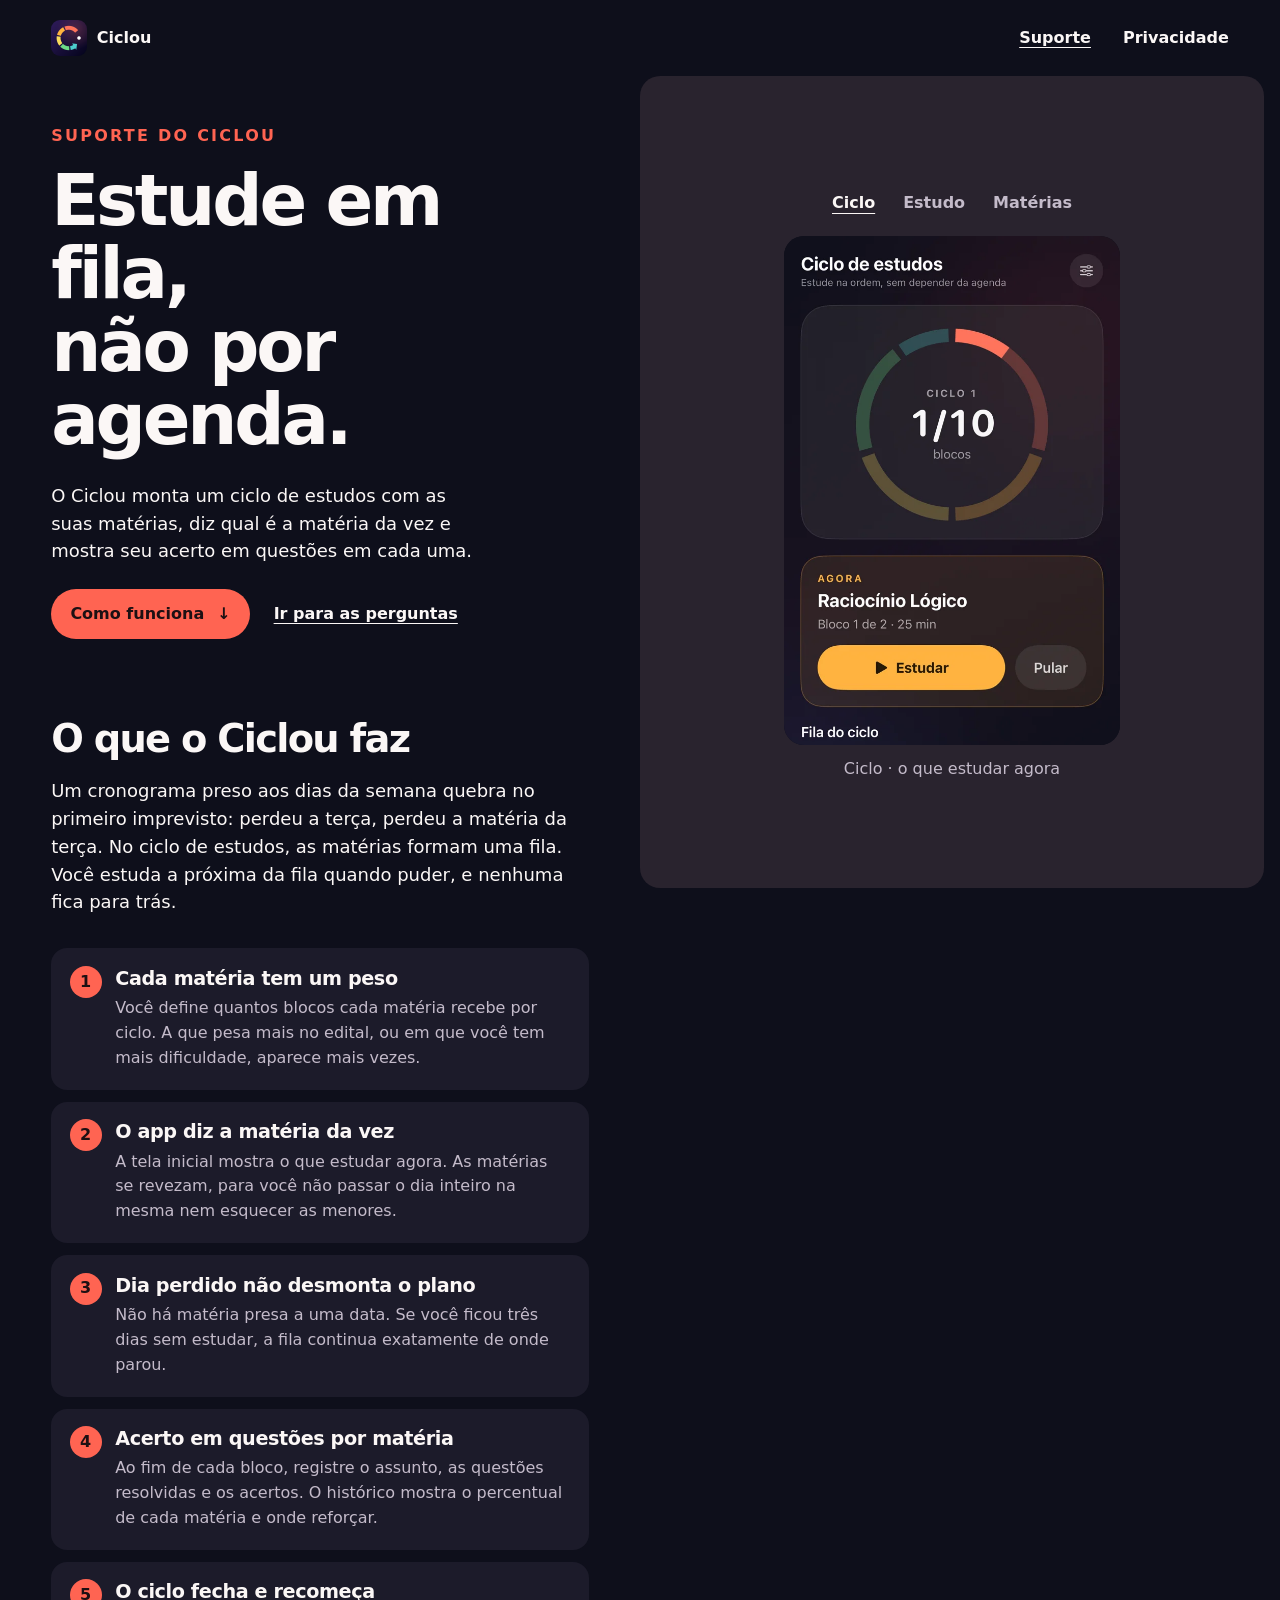
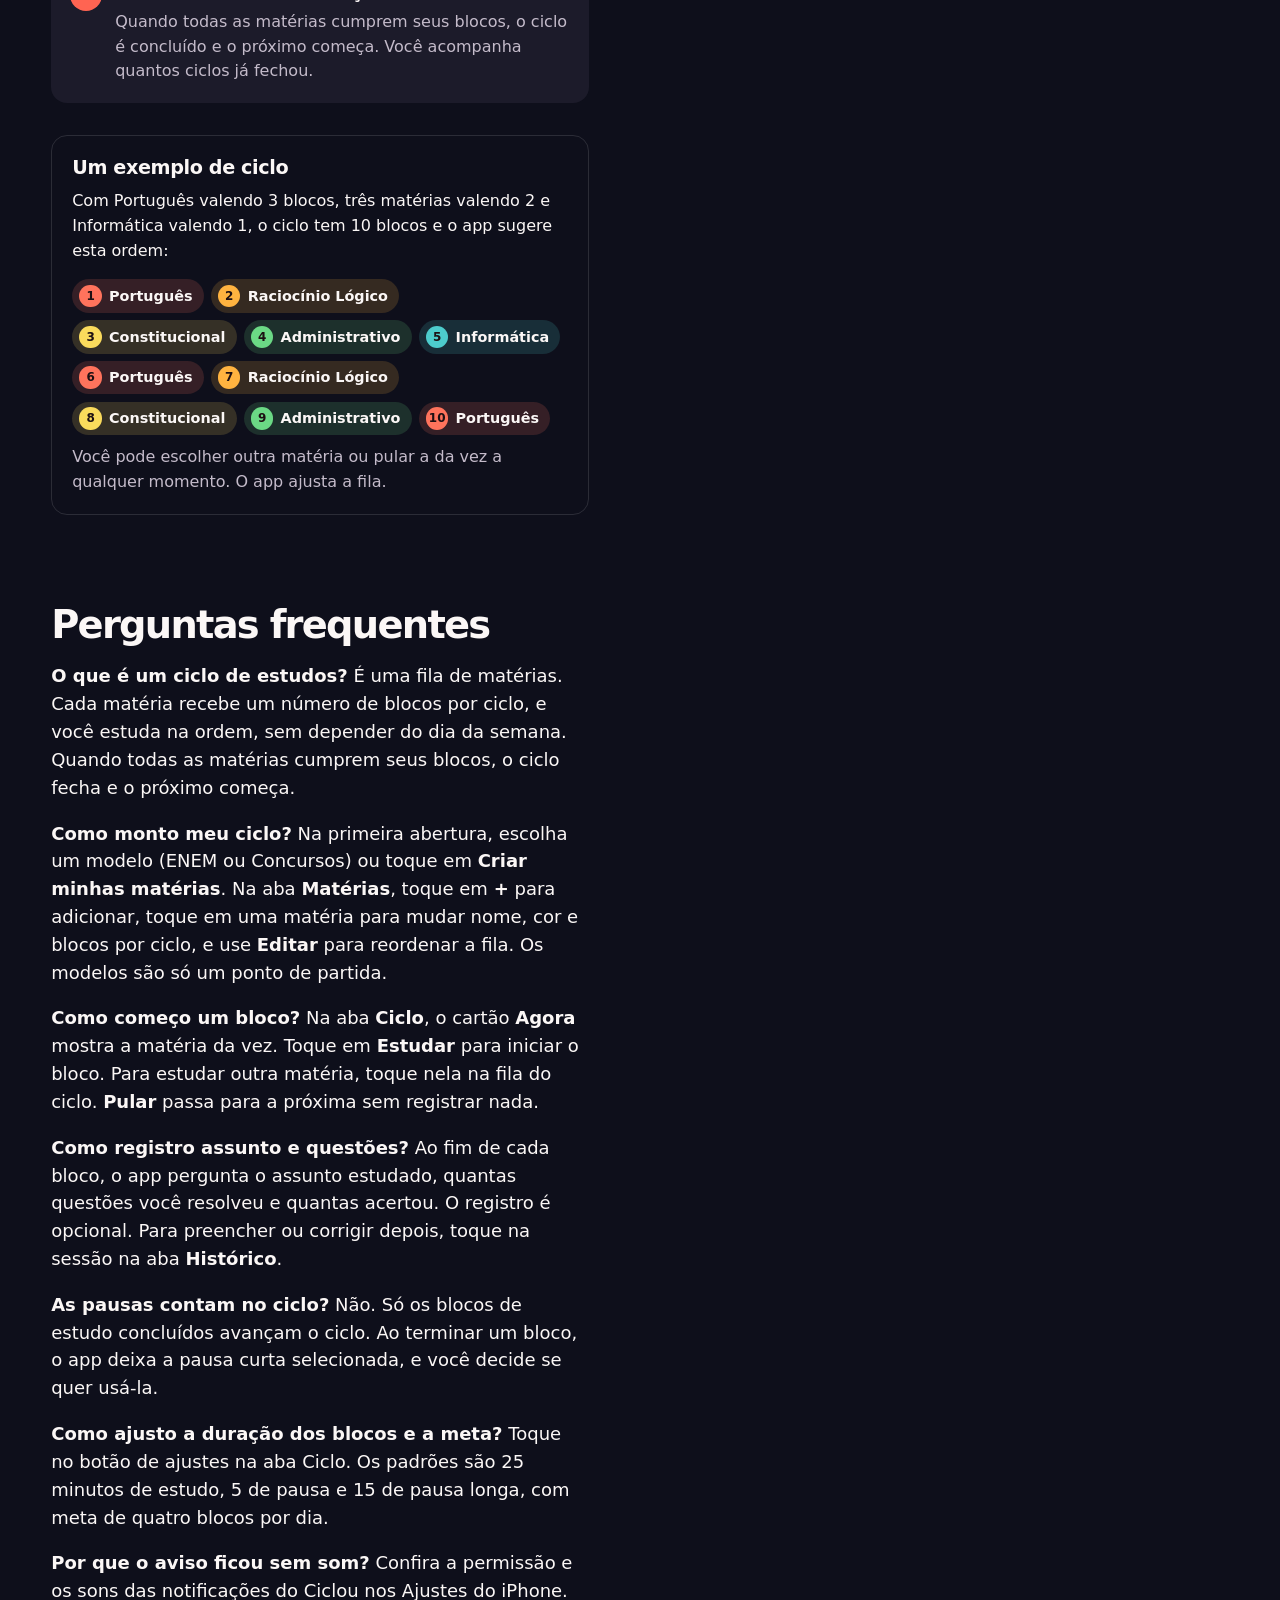
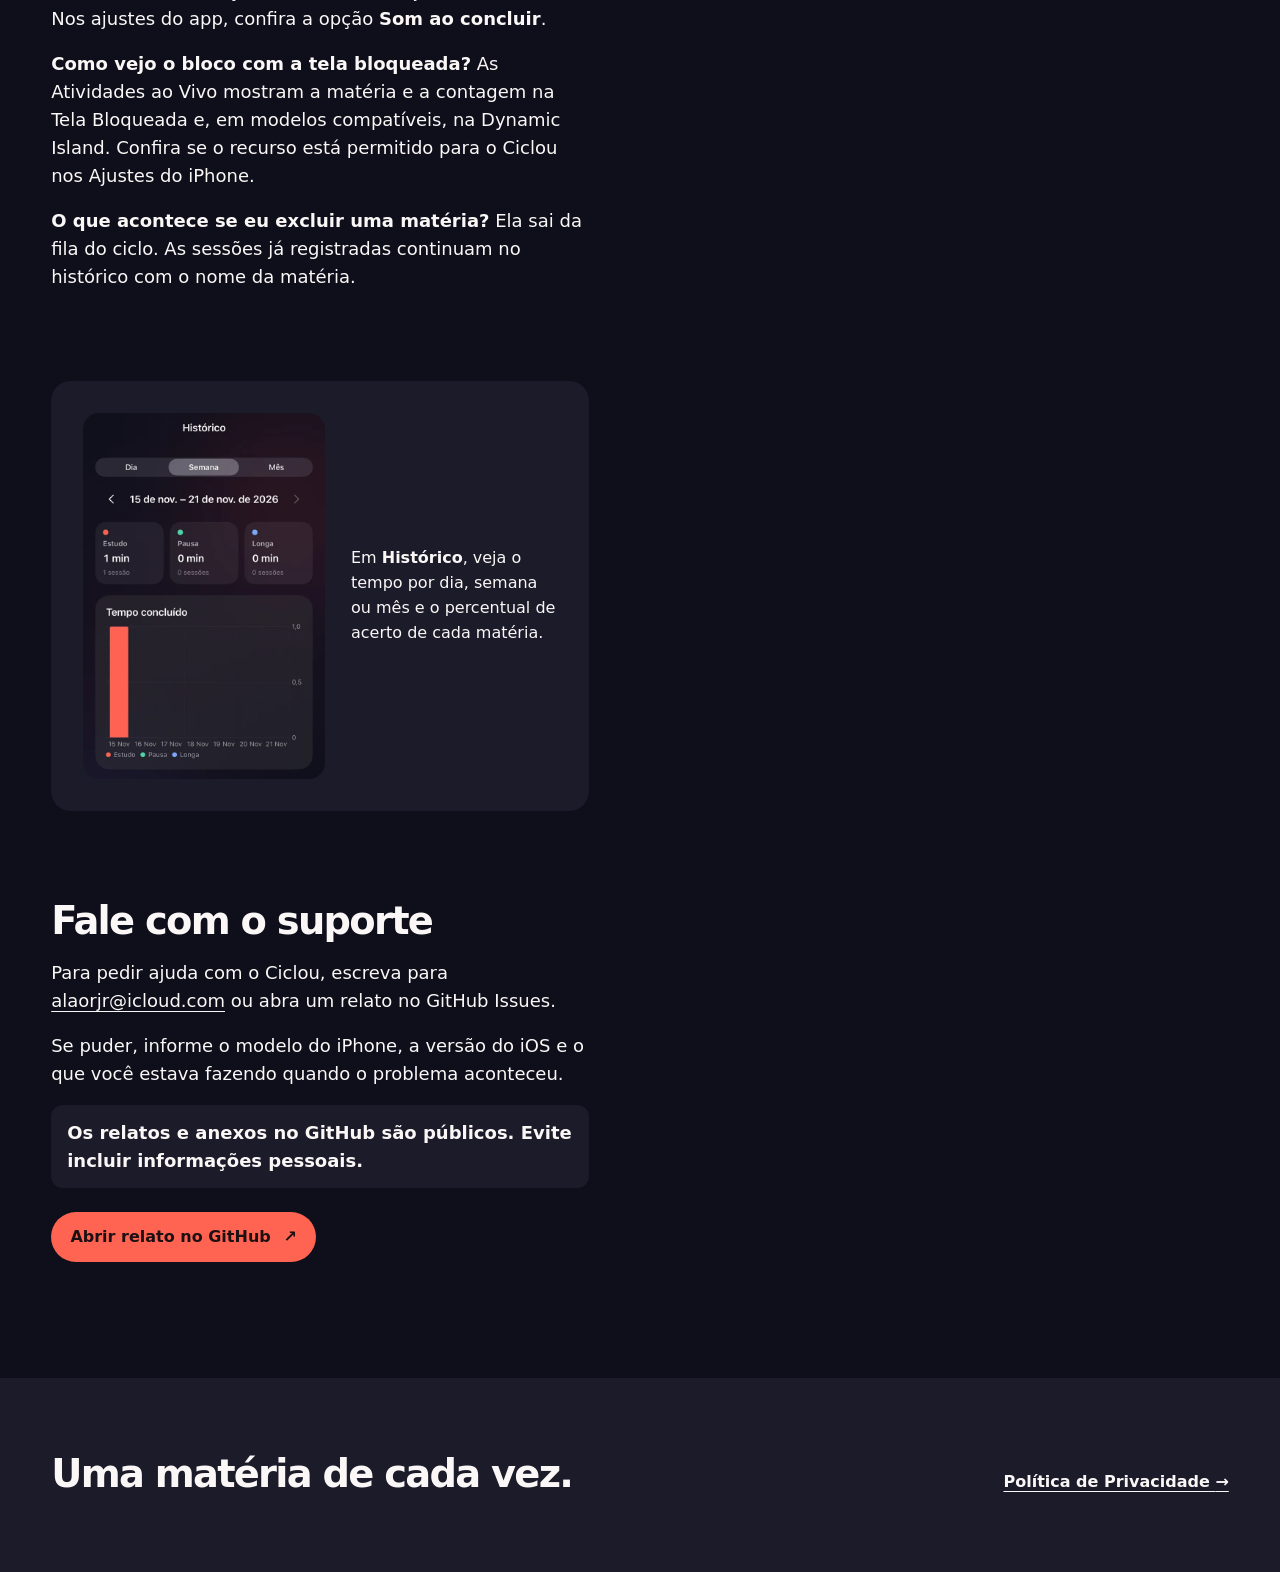
<file: index.html>
<!doctype html>
<html lang="pt-BR">
<head>
  <meta charset="utf-8">
  <meta name="viewport" content="width=device-width, initial-scale=1">
  <meta name="theme-color" content="#0e0f1b">
  <meta name="description" content="O Ciclou organiza seus estudos em um ciclo: uma fila de matérias com pesos, que diz o que estudar agora e mostra seu acerto em questões por matéria. Veja como funciona e encontre ajuda.">
  <title>Ciclou · ciclo de estudos por matéria · Suporte</title>
  <link rel="icon" href="assets/icon.png" type="image/png">
  <link rel="stylesheet" href="styles.css">
  <script src="site.js" defer></script>
</head>
<body>
  <a class="skip-link" href="#conteudo">Ir para o conteúdo</a>
  <header class="site-header">
    <a class="brand" href="index.html"><img src="assets/icon.png" alt="" width="36" height="36">Ciclou</a>
    <nav aria-label="Navegação principal">
      <a href="index.html" aria-current="page">Suporte</a>
      <a href="privacy.html">Privacidade</a>
    </nav>
  </header>

  <main class="split" id="conteudo">
    <section class="hero reading" aria-labelledby="titulo">
      <p class="eyebrow" data-reveal>Suporte do Ciclou</p>
      <h1 id="titulo" data-reveal>Estude em fila,<br>não por agenda.</h1>
      <p class="lead" data-reveal>O Ciclou monta um ciclo de estudos com as suas matérias, diz qual é a matéria da vez e mostra seu acerto em questões em cada uma.</p>
      <div class="actions" data-reveal>
        <a class="action" href="#como-funciona">Como funciona <span aria-hidden="true">↓</span></a>
        <a class="text-link" href="#perguntas">Ir para as perguntas</a>
      </div>
    </section>

    <aside class="stage" aria-label="Prévia do Ciclou">
      <figure class="preview" data-preview>
        <div class="preview-controls" data-reveal role="group" aria-label="Escolher tela do app" hidden>
          <button type="button" aria-pressed="true" aria-controls="ciclo">Ciclo</button>
          <button type="button" aria-pressed="false" aria-controls="estudo">Estudo</button>
          <button type="button" aria-pressed="false" aria-controls="materias">Matérias</button>
        </div>
        <div class="screen-stack" data-reveal>
          <img class="screen is-current" id="ciclo" src="assets/ciclo.webp" width="660" height="1000" alt="Aba Ciclo do Ciclou, com o anel do ciclo em 1 de 10 blocos e a matéria Raciocínio Lógico indicada para estudar agora.">
          <img class="screen" id="estudo" src="assets/estudo.webp" width="660" height="1000" alt="Bloco de estudo de Raciocínio Lógico em andamento no Ciclou, com o tempo restante." aria-hidden="true">
          <img class="screen" id="materias" src="assets/materias.webp" width="660" height="1000" alt="Aba Matérias do Ciclou, com cinco matérias e o número de blocos de cada uma." aria-hidden="true">
        </div>
        <figcaption aria-live="polite" data-reveal>Ciclo · o que estudar agora</figcaption>
      </figure>
    </aside>

    <div class="reading article">
      <section id="como-funciona" class="method" aria-labelledby="como-funciona-titulo">
        <h2 id="como-funciona-titulo" data-reveal>O que o Ciclou faz</h2>
        <p data-reveal>Um cronograma preso aos dias da semana quebra no primeiro imprevisto: perdeu a terça, perdeu a matéria da terça. No ciclo de estudos, as matérias formam uma fila. Você estuda a próxima da fila quando puder, e nenhuma fica para trás.</p>

        <ol class="features">
          <li data-reveal>
            <h3>Cada matéria tem um peso</h3>
            <p>Você define quantos blocos cada matéria recebe por ciclo. A que pesa mais no edital, ou em que você tem mais dificuldade, aparece mais vezes.</p>
          </li>
          <li data-reveal>
            <h3>O app diz a matéria da vez</h3>
            <p>A tela inicial mostra o que estudar agora. As matérias se revezam, para você não passar o dia inteiro na mesma nem esquecer as menores.</p>
          </li>
          <li data-reveal>
            <h3>Dia perdido não desmonta o plano</h3>
            <p>Não há matéria presa a uma data. Se você ficou três dias sem estudar, a fila continua exatamente de onde parou.</p>
          </li>
          <li data-reveal>
            <h3>Acerto em questões por matéria</h3>
            <p>Ao fim de cada bloco, registre o assunto, as questões resolvidas e os acertos. O histórico mostra o percentual de cada matéria e onde reforçar.</p>
          </li>
          <li data-reveal>
            <h3>O ciclo fecha e recomeça</h3>
            <p>Quando todas as matérias cumprem seus blocos, o ciclo é concluído e o próximo começa. Você acompanha quantos ciclos já fechou.</p>
          </li>
        </ol>

        <div class="example" data-reveal>
          <h3>Um exemplo de ciclo</h3>
          <p>Com Português valendo 3 blocos, três matérias valendo 2 e Informática valendo 1, o ciclo tem 10 blocos e o app sugere esta ordem:</p>
          <ol class="sequence" aria-label="Ordem sugerida dos 10 blocos do ciclo">
            <li style="--c:#ff735c">Português</li>
            <li style="--c:#ffb340">Raciocínio Lógico</li>
            <li style="--c:#fadb5c">Constitucional</li>
            <li style="--c:#6bd985">Administrativo</li>
            <li style="--c:#4dcccc">Informática</li>
            <li style="--c:#ff735c">Português</li>
            <li style="--c:#ffb340">Raciocínio Lógico</li>
            <li style="--c:#fadb5c">Constitucional</li>
            <li style="--c:#6bd985">Administrativo</li>
            <li style="--c:#ff735c">Português</li>
          </ol>
          <p class="note">Você pode escolher outra matéria ou pular a da vez a qualquer momento. O app ajusta a fila.</p>
        </div>
      </section>

      <section id="perguntas" aria-labelledby="perguntas-titulo">
        <h2 id="perguntas-titulo" data-reveal>Perguntas frequentes</h2>
        <p data-reveal><strong>O que é um ciclo de estudos?</strong> É uma fila de matérias. Cada matéria recebe um número de blocos por ciclo, e você estuda na ordem, sem depender do dia da semana. Quando todas as matérias cumprem seus blocos, o ciclo fecha e o próximo começa.</p>
        <p data-reveal><strong>Como monto meu ciclo?</strong> Na primeira abertura, escolha um modelo (ENEM ou Concursos) ou toque em <strong>Criar minhas matérias</strong>. Na aba <strong>Matérias</strong>, toque em <strong>+</strong> para adicionar, toque em uma matéria para mudar nome, cor e blocos por ciclo, e use <strong>Editar</strong> para reordenar a fila. Os modelos são só um ponto de partida.</p>
        <p data-reveal><strong>Como começo um bloco?</strong> Na aba <strong>Ciclo</strong>, o cartão <strong>Agora</strong> mostra a matéria da vez. Toque em <strong>Estudar</strong> para iniciar o bloco. Para estudar outra matéria, toque nela na fila do ciclo. <strong>Pular</strong> passa para a próxima sem registrar nada.</p>
        <p data-reveal><strong>Como registro assunto e questões?</strong> Ao fim de cada bloco, o app pergunta o assunto estudado, quantas questões você resolveu e quantas acertou. O registro é opcional. Para preencher ou corrigir depois, toque na sessão na aba <strong>Histórico</strong>.</p>
        <p data-reveal><strong>As pausas contam no ciclo?</strong> Não. Só os blocos de estudo concluídos avançam o ciclo. Ao terminar um bloco, o app deixa a pausa curta selecionada, e você decide se quer usá-la.</p>
        <p data-reveal><strong>Como ajusto a duração dos blocos e a meta?</strong> Toque no botão de ajustes na aba Ciclo. Os padrões são 25 minutos de estudo, 5 de pausa e 15 de pausa longa, com meta de quatro blocos por dia.</p>
        <p data-reveal><strong>Por que o aviso ficou sem som?</strong> Confira a permissão e os sons das notificações do Ciclou nos Ajustes do iPhone. Nos ajustes do app, confira a opção <strong>Som ao concluir</strong>.</p>
        <p data-reveal><strong>Como vejo o bloco com a tela bloqueada?</strong> As Atividades ao Vivo mostram a matéria e a contagem na Tela Bloqueada e, em modelos compatíveis, na Dynamic Island. Confira se o recurso está permitido para o Ciclou nos Ajustes do iPhone.</p>
        <p data-reveal><strong>O que acontece se eu excluir uma matéria?</strong> Ela sai da fila do ciclo. As sessões já registradas continuam no histórico com o nome da matéria.</p>
      </section>

      <figure class="reference">
        <img src="assets/historico.webp" width="660" height="1000" loading="lazy" data-reveal alt="Aba Histórico do Ciclou com os filtros Dia, Semana e Mês e o tempo de estudo concluído.">
        <figcaption data-reveal>Em <strong>Histórico</strong>, veja o tempo por dia, semana ou mês e o percentual de acerto de cada matéria.</figcaption>
      </figure>

      <section class="contact" aria-labelledby="contato">
        <h2 id="contato" data-reveal>Fale com o suporte</h2>
        <p data-reveal>Para pedir ajuda com o Ciclou, escreva para <a href="mailto:alaorjr@icloud.com">alaorjr@icloud.com</a> ou abra um relato no GitHub Issues.</p>
        <p data-reveal>Se puder, informe o modelo do iPhone, a versão do iOS e o que você estava fazendo quando o problema aconteceu.</p>
        <p class="public-report-notice" data-reveal><strong>Os relatos e anexos no GitHub são públicos. Evite incluir informações pessoais.</strong></p>
        <a class="action" href="https://github.com/alaorjr/ciclou/issues" data-reveal>Abrir relato no GitHub <span aria-hidden="true">↗</span></a>
      </section>
    </div>
  </main>

  <footer class="site-footer">
    <p class="closing" data-reveal>Uma matéria de cada vez.</p>
    <a href="privacy.html" data-reveal>Política de Privacidade <span aria-hidden="true">→</span></a>
  </footer>
</body>
</html>
</file>
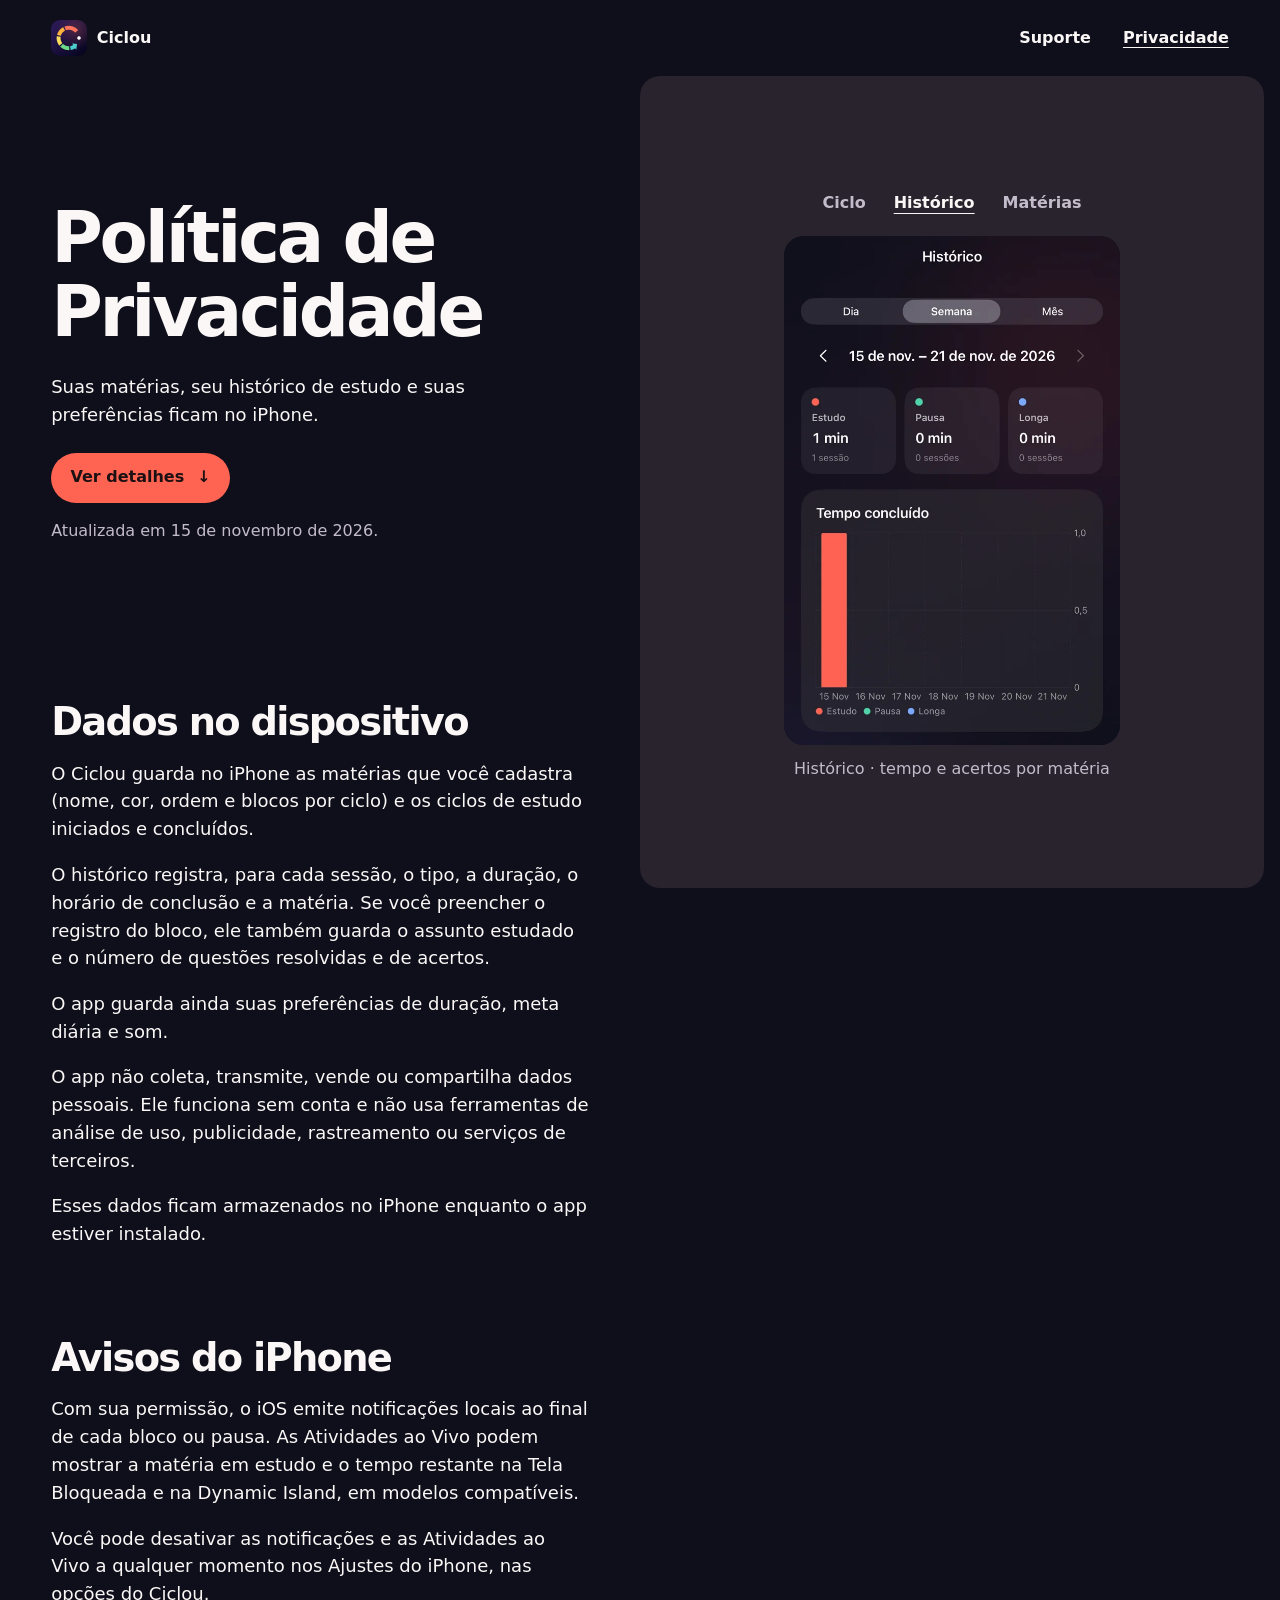
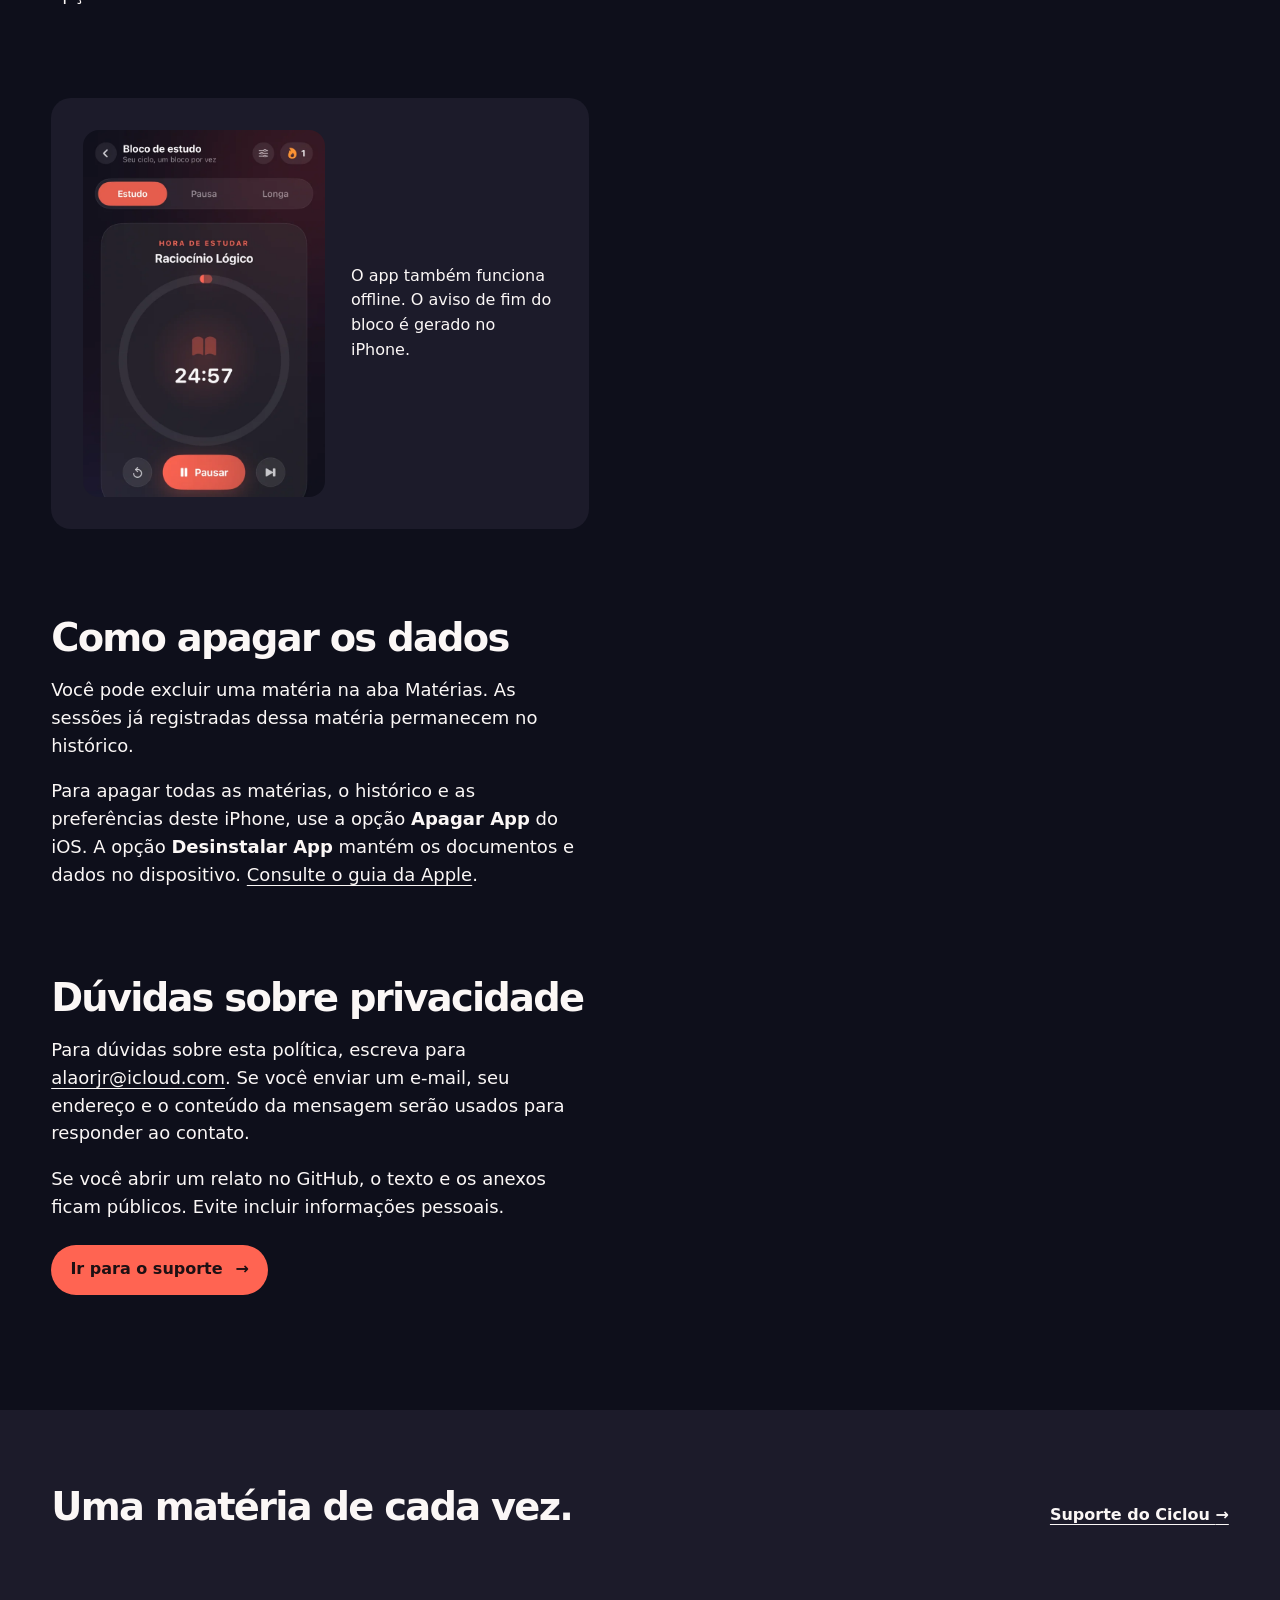
<file: privacy.html>
<!doctype html>
<html lang="pt-BR">
<head>
  <meta charset="utf-8">
  <meta name="viewport" content="width=device-width, initial-scale=1">
  <meta name="theme-color" content="#0e0f1b">
  <meta name="description" content="Saiba quais dados o Ciclou guarda no iPhone e como controlar as notificações e as Atividades ao Vivo.">
  <title>Política de Privacidade do Ciclou</title>
  <link rel="icon" href="assets/icon.png" type="image/png">
  <link rel="stylesheet" href="styles.css">
  <script src="site.js" defer></script>
</head>
<body>
  <a class="skip-link" href="#conteudo">Ir para o conteúdo</a>
  <header class="site-header">
    <a class="brand" href="index.html"><img src="assets/icon.png" alt="" width="36" height="36">Ciclou</a>
    <nav aria-label="Navegação principal">
      <a href="index.html">Suporte</a>
      <a href="privacy.html" aria-current="page">Privacidade</a>
    </nav>
  </header>

  <main class="split" id="conteudo">
    <section class="hero reading" aria-labelledby="titulo">
      <h1 id="titulo" data-reveal>Política de<br>Privacidade</h1>
      <p class="lead" data-reveal>Suas matérias, seu histórico de estudo e suas preferências ficam no iPhone.</p>
      <a class="action" href="#dados" data-reveal>Ver detalhes <span aria-hidden="true">↓</span></a>
      <p class="updated" data-reveal>Atualizada em <time datetime="2026-11-15">15 de novembro de 2026</time>.</p>
    </section>

    <aside class="stage" aria-label="Prévia do Ciclou">
      <figure class="preview" data-preview>
        <div class="preview-controls" data-reveal role="group" aria-label="Escolher tela do app" hidden>
          <button type="button" aria-pressed="false" aria-controls="ciclo">Ciclo</button>
          <button type="button" aria-pressed="true" aria-controls="historico">Histórico</button>
          <button type="button" aria-pressed="false" aria-controls="materias">Matérias</button>
        </div>
        <div class="screen-stack" data-reveal>
          <img class="screen" id="ciclo" aria-hidden="true" src="assets/ciclo.webp" width="660" height="1000" alt="Aba Ciclo do Ciclou, com o anel do ciclo e a matéria indicada para estudar agora.">
          <img class="screen is-current" id="historico" src="assets/historico.webp" width="660" height="1000" alt="Aba Histórico do Ciclou com os filtros Dia, Semana e Mês.">
          <img class="screen" id="materias" src="assets/materias.webp" width="660" height="1000" alt="Aba Matérias do Ciclou, com as matérias e o número de blocos de cada uma." aria-hidden="true">
        </div>
        <figcaption aria-live="polite" data-reveal>Histórico · tempo e acertos por matéria</figcaption>
      </figure>
    </aside>

    <div class="reading article">
      <section id="dados" aria-labelledby="dados-titulo">
        <h2 id="dados-titulo" data-reveal>Dados no dispositivo</h2>
        <p data-reveal>O Ciclou guarda no iPhone as matérias que você cadastra (nome, cor, ordem e blocos por ciclo) e os ciclos de estudo iniciados e concluídos.</p>
        <p data-reveal>O histórico registra, para cada sessão, o tipo, a duração, o horário de conclusão e a matéria. Se você preencher o registro do bloco, ele também guarda o assunto estudado e o número de questões resolvidas e de acertos.</p>
        <p data-reveal>O app guarda ainda suas preferências de duração, meta diária e som.</p>
        <p data-reveal>O app não coleta, transmite, vende ou compartilha dados pessoais. Ele funciona sem conta e não usa ferramentas de análise de uso, publicidade, rastreamento ou serviços de terceiros.</p>
        <p data-reveal>Esses dados ficam armazenados no iPhone enquanto o app estiver instalado.</p>
      </section>

      <section aria-labelledby="avisos">
        <h2 id="avisos" data-reveal>Avisos do iPhone</h2>
        <p data-reveal>Com sua permissão, o iOS emite notificações locais ao final de cada bloco ou pausa. As Atividades ao Vivo podem mostrar a matéria em estudo e o tempo restante na Tela Bloqueada e na Dynamic Island, em modelos compatíveis.</p>
        <p data-reveal>Você pode desativar as notificações e as Atividades ao Vivo a qualquer momento nos Ajustes do iPhone, nas opções do Ciclou.</p>
      </section>

      <figure class="reference">
        <img src="assets/estudo.webp" width="660" height="1000" loading="lazy" data-reveal alt="Bloco de estudo em andamento no Ciclou, com a matéria e o tempo restante.">
        <figcaption data-reveal>O app também funciona offline. O aviso de fim do bloco é gerado no iPhone.</figcaption>
      </figure>

      <section aria-labelledby="remover">
        <h2 id="remover" data-reveal>Como apagar os dados</h2>
        <p data-reveal>Você pode excluir uma matéria na aba Matérias. As sessões já registradas dessa matéria permanecem no histórico.</p>
        <p data-reveal>Para apagar todas as matérias, o histórico e as preferências deste iPhone, use a opção <strong>Apagar App</strong> do iOS. A opção <strong>Desinstalar App</strong> mantém os documentos e dados no dispositivo. <a href="https://support.apple.com/pt-br/108429">Consulte o guia da Apple</a>.</p>
      </section>

      <section class="contact" aria-labelledby="contato">
        <h2 id="contato" data-reveal>Dúvidas sobre privacidade</h2>
        <p data-reveal>Para dúvidas sobre esta política, escreva para <a href="mailto:alaorjr@icloud.com">alaorjr@icloud.com</a>. Se você enviar um e-mail, seu endereço e o conteúdo da mensagem serão usados para responder ao contato.</p>
        <p data-reveal>Se você abrir um relato no GitHub, o texto e os anexos ficam públicos. Evite incluir informações pessoais.</p>
        <a class="action" href="index.html" data-reveal>Ir para o suporte <span aria-hidden="true">→</span></a>
      </section>
    </div>
  </main>

  <footer class="site-footer">
    <p class="closing" data-reveal>Uma matéria de cada vez.</p>
    <a href="index.html" data-reveal>Suporte do Ciclou <span aria-hidden="true">→</span></a>
  </footer>
</body>
</html>
</file>
<file: styles.css>
:root {
  color-scheme: dark;
  --bg: #0e0f1b;
  --stage: #29232e;
  --surface: #1c1b2a;
  --ink: #fbf7f6;
  --muted: #c4bbca;
  --accent: #ff6452;
  --accent-ink: #1d1013;
  --gutter: clamp(1.25rem, 4vw, 4.5rem);
  --display: clamp(3rem, 5.5vw, 5.75rem);
  --title: clamp(1.8rem, 3vw, 2.5rem);
  --body: 1.125rem;
  --small: 1rem;
}

*, *::before, *::after { box-sizing: border-box; }
html { background: var(--bg); }
body {
  margin: 0;
  color: var(--ink);
  font: var(--body)/1.55 system-ui, sans-serif;
  -webkit-font-smoothing: antialiased;
}

a { color: inherit; text-underline-offset: .24em; }
a:hover { color: var(--accent); }
button { font: inherit; }
a, button { touch-action: manipulation; }
:focus-visible { outline: 2px solid var(--accent); outline-offset: 5px; }
::selection { background: var(--accent); color: var(--accent-ink); }
img { display: block; max-width: 100%; }
p, h1, h2, h3, figure { margin: 0; }
[hidden] { display: none !important; }
[id] { scroll-margin-top: 1.5rem; }

.skip-link {
  position: absolute;
  z-index: 2;
  top: 1rem;
  left: 1rem;
  padding: .75rem 1rem;
  background: var(--bg);
  transform: translateY(-200%);
}
.skip-link:focus { transform: translateY(0); }

.site-header {
  display: flex;
  align-items: center;
  justify-content: space-between;
  gap: 1rem;
  max-width: 100rem;
  margin-inline: auto;
  padding: 1rem var(--gutter);
  font-size: var(--small);
}

.brand, .site-header nav { display: flex; align-items: center; gap: clamp(.75rem, 2.5vw, 2rem); }
.brand { gap: .6rem; font-weight: 800; text-decoration: none; }
.brand img { border-radius: 9px; }
.site-header nav a {
  display: inline-flex;
  align-items: center;
  min-height: 44px;
  font-weight: 600;
  text-decoration: none;
}
.site-header nav [aria-current] { text-decoration: underline; }

.split {
  display: grid;
  grid-template-columns: minmax(0, 1fr) minmax(0, 1fr);
  grid-template-areas: "hero stage" "article stage";
  max-width: 100rem;
  margin-inline: auto;
}
.reading { padding-inline: var(--gutter); }
.hero {
  grid-area: hero;
  display: flex;
  flex-direction: column;
  align-items: flex-start;
  justify-content: center;
  min-height: clamp(29rem, 66svh, 44rem);
  padding-block: 3rem;
}
h1, h2, .closing {
  font-weight: 800;
  line-height: 1.04;
  letter-spacing: -.045em;
  text-wrap: balance;
}
h1 { font-size: var(--display); }
h2, .closing { font-size: var(--title); }
.lead { max-width: 38ch; margin-top: 1.5rem; }
.updated { color: var(--muted); font-size: var(--small); margin-top: 1rem; }

.action {
  display: inline-flex;
  align-items: center;
  justify-content: center;
  gap: .8rem;
  min-height: 50px;
  margin-top: 1.5rem;
  padding: .65rem 1.2rem;
  border-radius: 100vw;
  background: var(--accent);
  color: var(--accent-ink);
  font-size: var(--small);
  font-weight: 760;
  text-decoration: none;
  transition: transform 180ms ease;
}
.action:hover { color: var(--accent-ink); transform: translateY(-2px); }
.action:active { transform: scale(.98); }

.stage {
  grid-area: stage;
  position: sticky;
  top: .75rem;
  align-self: start;
  display: grid;
  align-items: center;
  min-height: calc(100svh - 5.5rem);
  margin-right: 1rem;
  padding: 2rem 1.25rem;
  background: var(--stage);
  border-radius: 1.25rem;
}
.preview { width: min(100%, 27rem); margin-inline: auto; text-align: center; }
.screen-stack {
  display: grid;
  width: min(100%, 21rem, max(12rem, (100svh - 16rem) * .66));
  margin-inline: auto;
  overflow: hidden;
  border-radius: 1.25rem;
  background: var(--bg);
}
.screen {
  grid-area: 1 / 1;
  width: 100%;
  height: auto;
  aspect-ratio: 33 / 50;
  object-fit: cover;
  opacity: 0;
  transition: opacity 480ms ease;
}
.screen.is-current { opacity: 1; z-index: 1; }
.preview-controls {
  display: flex;
  flex-wrap: wrap;
  justify-content: center;
  gap: .35rem .65rem;
  margin-bottom: .65rem;
}
.preview-controls button {
  padding: .3rem .55rem;
  min-height: 44px;
  border: 0;
  background: transparent;
  color: var(--muted);
  cursor: pointer;
  font-size: var(--small);
  font-weight: 650;
  transition: transform 180ms ease;
}
.preview-controls button:hover, .preview-controls button[aria-pressed="true"] { color: var(--ink); }
.preview-controls button[aria-pressed="true"] { text-decoration: underline; text-underline-offset: .32em; }
.preview-controls button:active { transform: scale(.94); }
figcaption { margin-top: .75rem; font-size: var(--small); color: var(--muted); }

.article {
  grid-area: article;
  display: grid;
  gap: clamp(3.25rem, 7vw, 7.5rem);
  padding-block: 2rem clamp(4rem, 9vw, 8rem);
}
.article section { max-width: 52ch; }
.article section p { margin-top: 1.1rem; }
.article strong { font-weight: 750; }

.eyebrow {
  margin-bottom: 1rem;
  color: var(--accent);
  font-size: var(--small);
  font-weight: 750;
  letter-spacing: .14em;
  text-transform: uppercase;
}
.actions { display: flex; flex-wrap: wrap; align-items: center; gap: .5rem 1.5rem; margin-top: 1.5rem; }
.actions .action { margin-top: 0; }
.text-link { display: inline-flex; align-items: center; min-height: 44px; font-size: var(--small); font-weight: 650; }

h3 { margin: 0; font-size: 1.2rem; font-weight: 780; line-height: 1.2; letter-spacing: -.02em; }
.article section.method { max-width: 58ch; }
.features {
  display: grid;
  gap: .75rem;
  margin: 2rem 0 0;
  padding: 0;
  list-style: none;
  counter-reset: feature;
}
.features li {
  position: relative;
  padding: 1.15rem 1.25rem 1.2rem 4rem;
  border-radius: 1rem;
  background: var(--surface);
  counter-increment: feature;
}
.features li::before {
  content: counter(feature);
  position: absolute;
  top: 1.1rem;
  left: 1.15rem;
  display: grid;
  place-items: center;
  width: 2rem;
  height: 2rem;
  border-radius: 50%;
  background: var(--accent);
  color: var(--accent-ink);
  font-size: var(--small);
  font-weight: 800;
}
.article section .features p { margin-top: .4rem; color: var(--muted); font-size: var(--small); }

.example {
  margin-top: 2rem;
  padding: 1.25rem;
  border: 1px solid rgb(255 255 255 / .12);
  border-radius: 1rem;
}
.article section .example p { margin-top: .6rem; font-size: var(--small); }
.article section .example .note { color: var(--muted); }
.sequence {
  display: flex;
  flex-wrap: wrap;
  gap: .45rem;
  margin: 1rem 0 0;
  padding: 0;
  list-style: none;
  counter-reset: block;
}
.sequence li {
  display: inline-flex;
  align-items: center;
  gap: .45rem;
  padding: .35rem .7rem .35rem .45rem;
  border-radius: 100vw;
  background: color-mix(in srgb, var(--c) 16%, transparent);
  font-size: .9rem;
  font-weight: 650;
  counter-increment: block;
}
.sequence li::before {
  content: counter(block);
  display: grid;
  place-items: center;
  width: 1.4rem;
  height: 1.4rem;
  border-radius: 50%;
  background: var(--c);
  color: var(--accent-ink);
  font-size: .75rem;
  font-weight: 800;
}

.public-report-notice {
  padding: .85rem 1rem;
  border-radius: .75rem;
  background: var(--surface);
}

.reference {
  display: grid;
  grid-template-columns: minmax(0, 1fr) minmax(0, .85fr);
  align-items: center;
  gap: clamp(.75rem, 2vw, 1.75rem);
  padding: clamp(1rem, 3vw, 2rem);
  background: var(--surface);
  border-radius: 1.25rem;
}
.reference img {
  width: 100%;
  height: auto;
  border-radius: 1rem;
}
.reference figcaption { margin: 0; color: var(--ink); }

.site-footer {
  display: flex;
  justify-content: space-between;
  align-items: baseline;
  flex-wrap: wrap;
  gap: 1.25rem;
  padding: clamp(2.5rem, 6vw, 5rem) var(--gutter);
  background: var(--surface);
}
.site-footer a { font-size: var(--small); font-weight: 650; }

@media (max-width: 720px) {
  :root { --display: clamp(2.8rem, 10.5vw, 4.3rem); --body: 1.0625rem; }
  .site-header { gap: .55rem; padding-block: .65rem; }
  .brand img { width: 30px; height: 30px; }
  .split { grid-template-columns: minmax(0, 1fr); grid-template-areas: "hero" "stage" "article"; }
  .hero { min-height: auto; padding-block: 2.5rem 2rem; }
  .lead { margin-top: 1rem; }
  .stage { position: static; min-height: 0; margin-inline: var(--gutter); padding: 1.25rem 1rem; }
  .screen-stack { width: min(100%, 16.5rem); }
  .article { padding-top: 3.5rem; }
}
@media (max-width: 350px) {
  .brand img { display: none; }
}
@media (prefers-reduced-motion: no-preference) {
  .reveal {
    animation: rise-in 520ms cubic-bezier(.22, 1, .36, 1) backwards;
    animation-delay: var(--reveal-delay, 0ms);
  }
  .screen-stack.reveal, .reference img.reveal {
    animation-name: settle-in;
    animation-duration: 720ms;
  }
  @keyframes rise-in {
    from { opacity: 0; transform: translateY(18px); }
    to { opacity: 1; transform: translateY(0); }
  }
  @keyframes settle-in {
    from { opacity: 0; transform: scale(.97); }
    to { opacity: 1; transform: scale(1); }
  }
}
@media (prefers-reduced-motion: reduce) {
  *, *::before, *::after { animation: none !important; transition: none !important; }
  .action:hover, .action:active, .preview-controls button:active { transform: none; }
}
</file>
